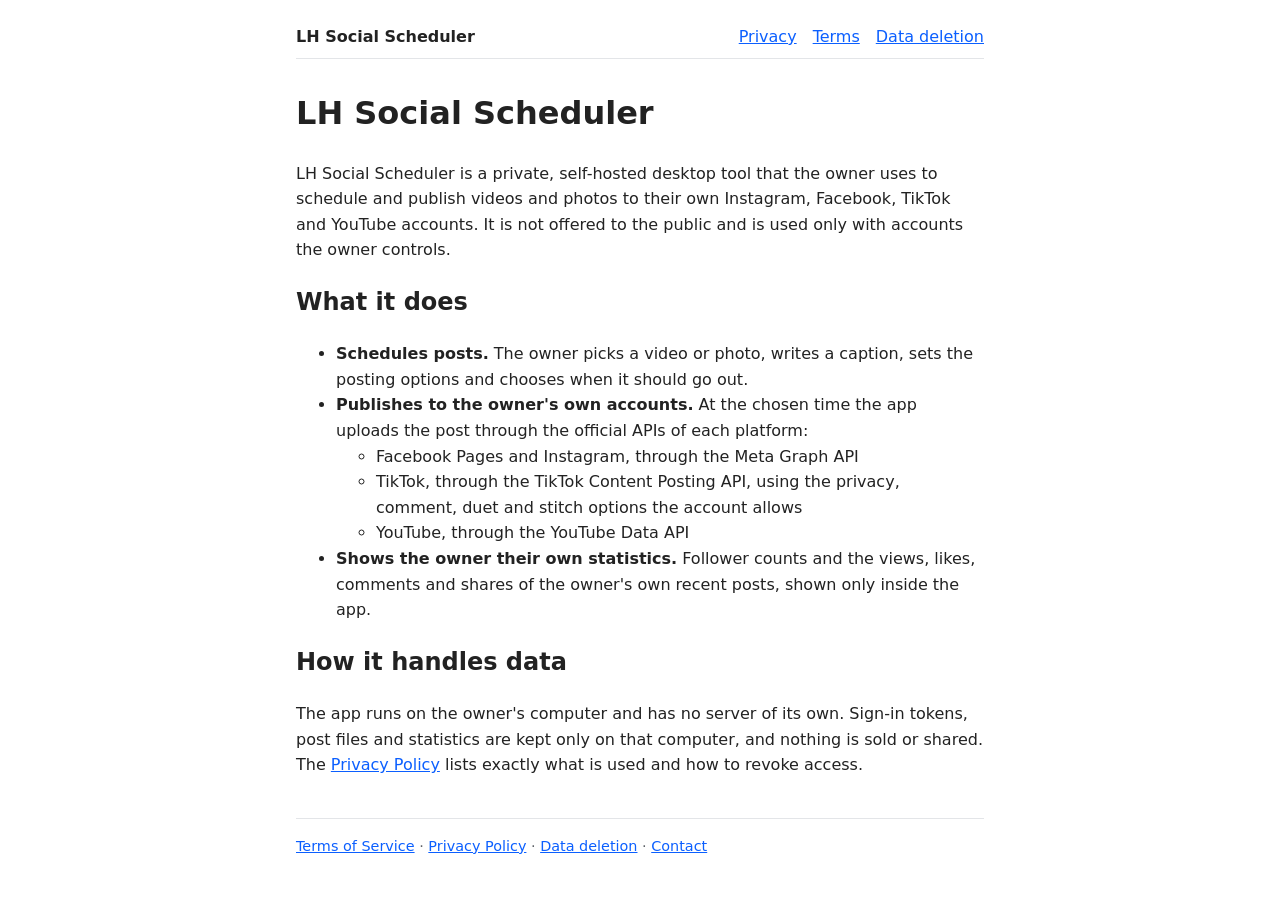
<file: index.html>
<!doctype html><html lang="en"><head><meta charset="utf-8"><meta name="viewport" content="width=device-width,initial-scale=1"><title>LH Social Scheduler</title><meta name="description" content="LH Social Scheduler is a private desktop tool its owner uses to schedule and publish their own videos and photos to Instagram, Facebook, TikTok and YouTube."><link rel="stylesheet" href="style.css"></head><body>
<header><a class="brand" href="index.html">LH Social Scheduler</a><nav><a href="privacy.html">Privacy</a><a href="terms.html">Terms</a><a href="data-deletion.html">Data deletion</a></nav></header>
<main>
<h1>LH Social Scheduler</h1>
<p>LH Social Scheduler is a private, self-hosted desktop tool that the owner uses to schedule and publish videos and photos to their own Instagram, Facebook, TikTok and YouTube accounts. It is not offered to the public and is used only with accounts the owner controls.</p>

<h2>What it does</h2>
<ul>
<li><strong>Schedules posts.</strong> The owner picks a video or photo, writes a caption, sets the posting options and chooses when it should go out.</li>
<li><strong>Publishes to the owner's own accounts.</strong> At the chosen time the app uploads the post through the official APIs of each platform:
  <ul>
  <li>Facebook Pages and Instagram, through the Meta Graph API</li>
  <li>TikTok, through the TikTok Content Posting API, using the privacy, comment, duet and stitch options the account allows</li>
  <li>YouTube, through the YouTube Data API</li>
  </ul>
</li>
<li><strong>Shows the owner their own statistics.</strong> Follower counts and the views, likes, comments and shares of the owner's own recent posts, shown only inside the app.</li>
</ul>

<h2>How it handles data</h2>
<p>The app runs on the owner's computer and has no server of its own. Sign-in tokens, post files and statistics are kept only on that computer, and nothing is sold or shared. The <a href="privacy.html">Privacy Policy</a> lists exactly what is used and how to revoke access.</p>
</main>
<footer><a href="terms.html">Terms of Service</a> · <a href="privacy.html">Privacy Policy</a> · <a href="data-deletion.html">Data deletion</a> · <a href="https://github.com/Lxkey1/lh-social-scheduler/issues">Contact</a></footer>
</body></html>
</file>
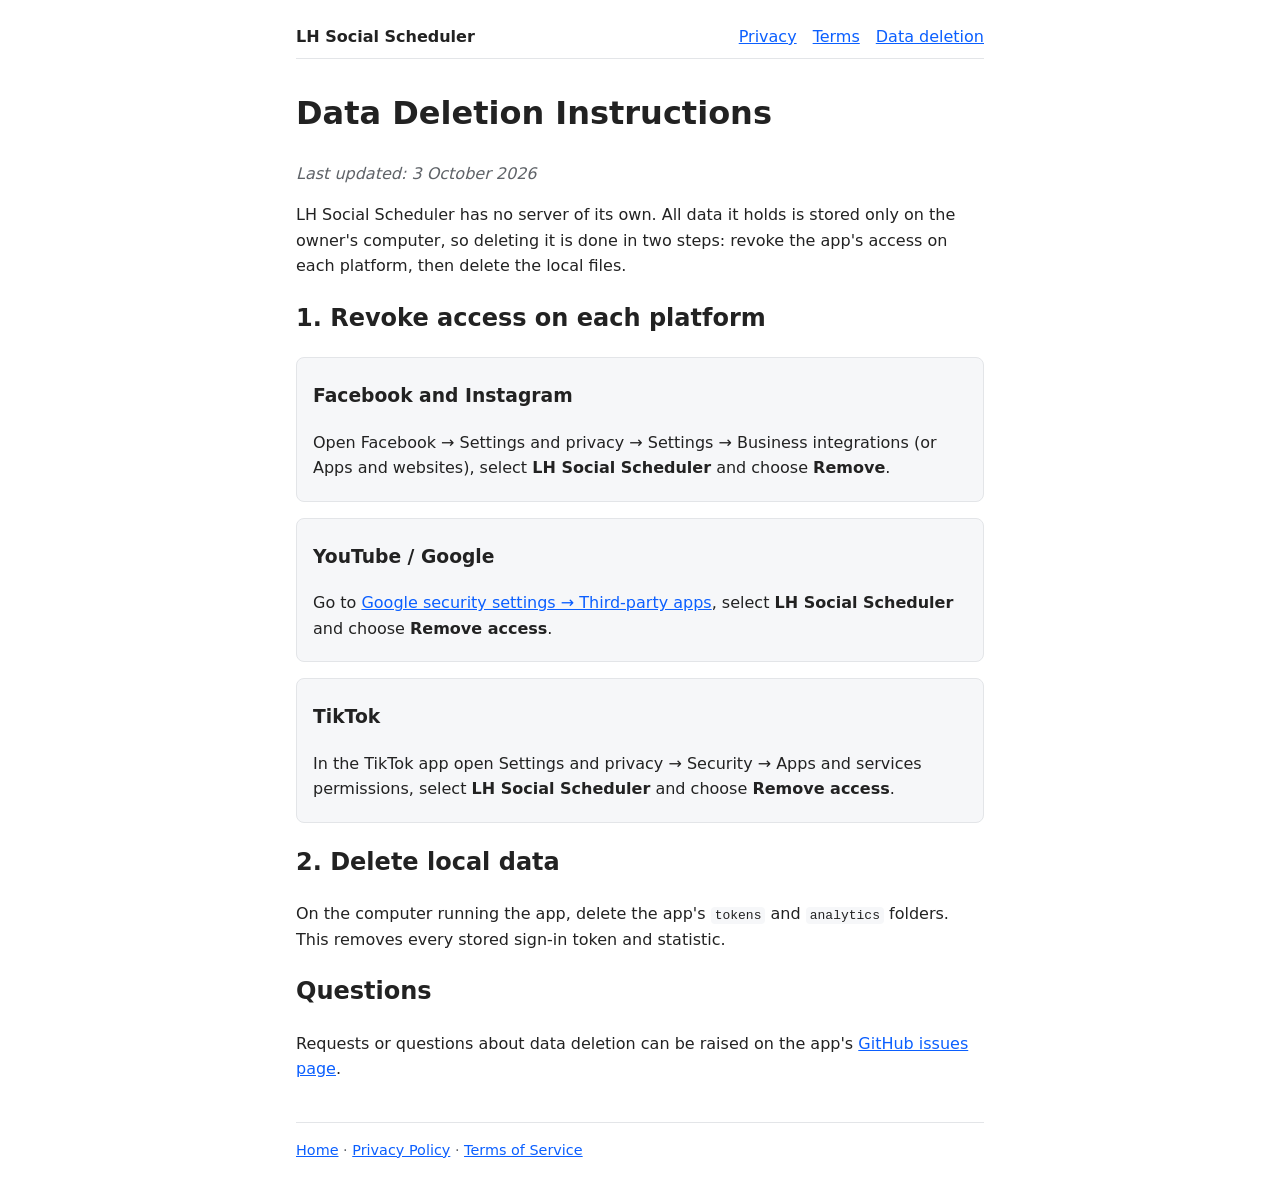
<file: data-deletion.html>
<!doctype html><html lang="en"><head><meta charset="utf-8"><meta name="viewport" content="width=device-width,initial-scale=1"><title>Data Deletion</title><link rel="stylesheet" href="style.css"></head><body>
<header><a class="brand" href="index.html">LH Social Scheduler</a><nav><a href="privacy.html">Privacy</a><a href="terms.html">Terms</a><a href="data-deletion.html">Data deletion</a></nav></header>
<main>
<h1>Data Deletion Instructions</h1><p class="updated"><em>Last updated: 3 October 2026</em></p>
<p>LH Social Scheduler has no server of its own. All data it holds is stored only on the owner's computer, so deleting it is done in two steps: revoke the app's access on each platform, then delete the local files.</p>

<h2>1. Revoke access on each platform</h2>
<div class="card">
<h3>Facebook and Instagram</h3>
<p>Open Facebook &rarr; Settings and privacy &rarr; Settings &rarr; Business integrations (or Apps and websites), select <strong>LH Social Scheduler</strong> and choose <strong>Remove</strong>.</p>
</div>
<div class="card">
<h3>YouTube / Google</h3>
<p>Go to <a href="https://security.google.com/settings/security/permissions">Google security settings &rarr; Third-party apps</a>, select <strong>LH Social Scheduler</strong> and choose <strong>Remove access</strong>.</p>
</div>
<div class="card">
<h3>TikTok</h3>
<p>In the TikTok app open Settings and privacy &rarr; Security &rarr; Apps and services permissions, select <strong>LH Social Scheduler</strong> and choose <strong>Remove access</strong>.</p>
</div>

<h2>2. Delete local data</h2>
<p>On the computer running the app, delete the app's <code>tokens</code> and <code>analytics</code> folders. This removes every stored sign-in token and statistic.</p>

<h2>Questions</h2>
<p>Requests or questions about data deletion can be raised on the app's <a href="https://github.com/Lxkey1/lh-social-scheduler/issues">GitHub issues page</a>.</p>
</main>
<footer><a href="index.html">Home</a> · <a href="privacy.html">Privacy Policy</a> · <a href="terms.html">Terms of Service</a></footer>
</body></html>
</file>
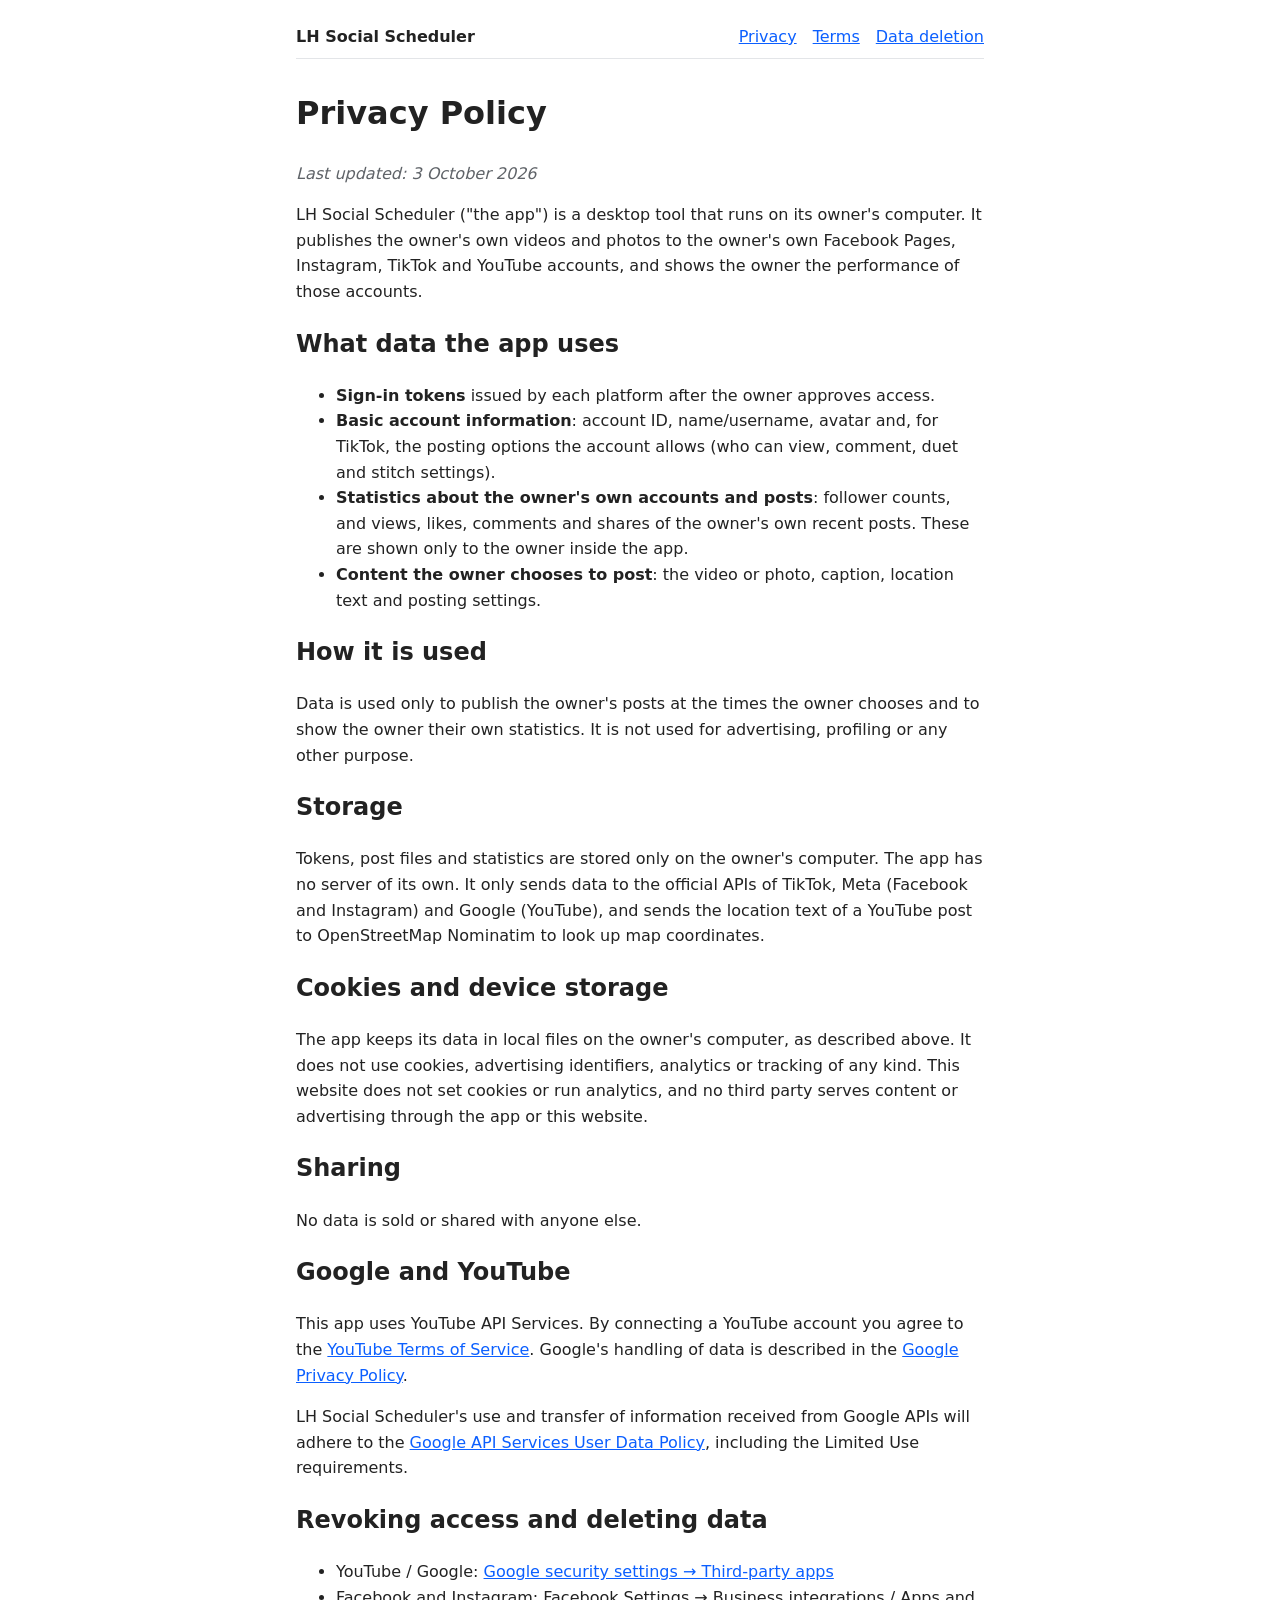
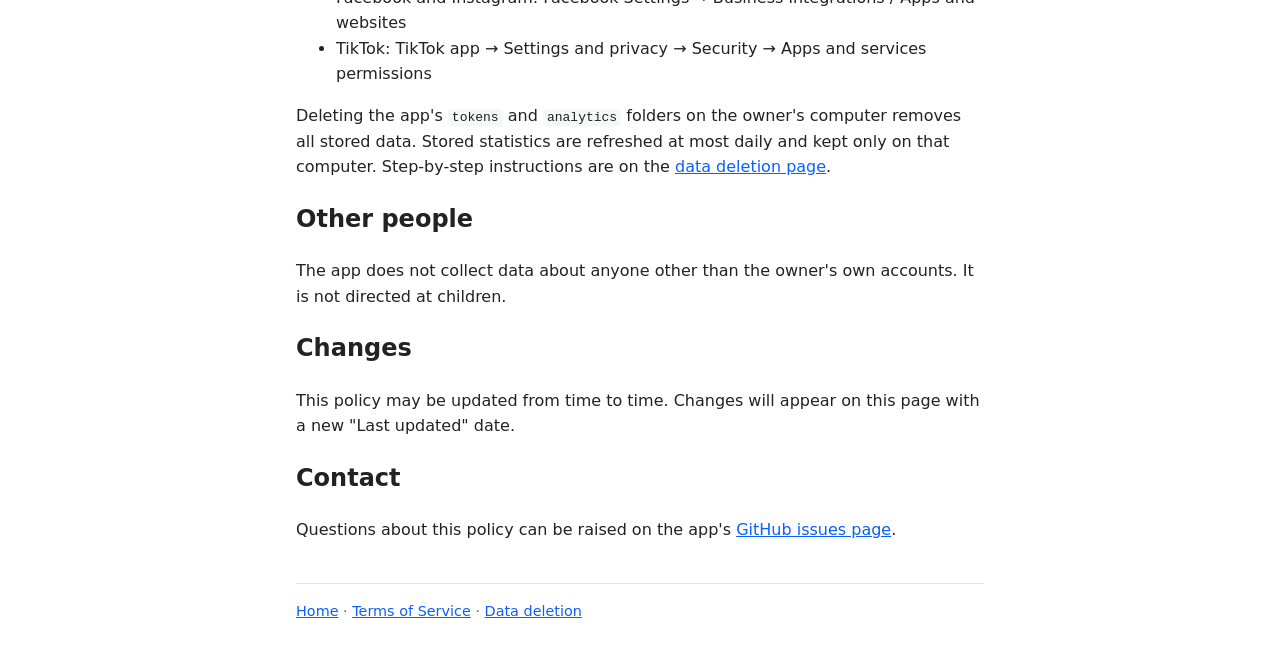
<file: privacy.html>
<!doctype html><html lang="en"><head><meta charset="utf-8"><meta name="viewport" content="width=device-width,initial-scale=1"><title>Privacy Policy</title><link rel="stylesheet" href="style.css"></head><body>
<header><a class="brand" href="index.html">LH Social Scheduler</a><nav><a href="privacy.html">Privacy</a><a href="terms.html">Terms</a><a href="data-deletion.html">Data deletion</a></nav></header>
<main>
<h1>Privacy Policy</h1><p class="updated"><em>Last updated: 3 October 2026</em></p>
<p>LH Social Scheduler ("the app") is a desktop tool that runs on its owner's computer. It publishes the owner's own videos and photos to the owner's own Facebook Pages, Instagram, TikTok and YouTube accounts, and shows the owner the performance of those accounts.</p>

<h2>What data the app uses</h2>
<ul>
<li><strong>Sign-in tokens</strong> issued by each platform after the owner approves access.</li>
<li><strong>Basic account information</strong>: account ID, name/username, avatar and, for TikTok, the posting options the account allows (who can view, comment, duet and stitch settings).</li>
<li><strong>Statistics about the owner's own accounts and posts</strong>: follower counts, and views, likes, comments and shares of the owner's own recent posts. These are shown only to the owner inside the app.</li>
<li><strong>Content the owner chooses to post</strong>: the video or photo, caption, location text and posting settings.</li>
</ul>

<h2>How it is used</h2>
<p>Data is used only to publish the owner's posts at the times the owner chooses and to show the owner their own statistics. It is not used for advertising, profiling or any other purpose.</p>

<h2>Storage</h2>
<p>Tokens, post files and statistics are stored only on the owner's computer. The app has no server of its own. It only sends data to the official APIs of TikTok, Meta (Facebook and Instagram) and Google (YouTube), and sends the location text of a YouTube post to OpenStreetMap Nominatim to look up map coordinates.</p>

<h2>Cookies and device storage</h2>
<p>The app keeps its data in local files on the owner's computer, as described above. It does not use cookies, advertising identifiers, analytics or tracking of any kind. This website does not set cookies or run analytics, and no third party serves content or advertising through the app or this website.</p>

<h2>Sharing</h2>
<p>No data is sold or shared with anyone else.</p>

<h2>Google and YouTube</h2>
<p>This app uses YouTube API Services. By connecting a YouTube account you agree to the <a href="https://www.youtube.com/t/terms">YouTube Terms of Service</a>. Google's handling of data is described in the <a href="https://policies.google.com/privacy">Google Privacy Policy</a>.</p>
<p>LH Social Scheduler's use and transfer of information received from Google APIs will adhere to the <a href="https://developers.google.com/terms/api-services-user-data-policy">Google API Services User Data Policy</a>, including the Limited Use requirements.</p>

<h2>Revoking access and deleting data</h2>
<ul>
<li>YouTube / Google: <a href="https://security.google.com/settings/security/permissions">Google security settings &rarr; Third-party apps</a></li>
<li>Facebook and Instagram: Facebook Settings &rarr; Business integrations / Apps and websites</li>
<li>TikTok: TikTok app &rarr; Settings and privacy &rarr; Security &rarr; Apps and services permissions</li>
</ul>
<p>Deleting the app's <code>tokens</code> and <code>analytics</code> folders on the owner's computer removes all stored data. Stored statistics are refreshed at most daily and kept only on that computer. Step-by-step instructions are on the <a href="data-deletion.html">data deletion page</a>.</p>

<h2>Other people</h2>
<p>The app does not collect data about anyone other than the owner's own accounts. It is not directed at children.</p>

<h2>Changes</h2>
<p>This policy may be updated from time to time. Changes will appear on this page with a new "Last updated" date.</p>

<h2>Contact</h2>
<p>Questions about this policy can be raised on the app's <a href="https://github.com/Lxkey1/lh-social-scheduler/issues">GitHub issues page</a>.</p>
</main>
<footer><a href="index.html">Home</a> · <a href="terms.html">Terms of Service</a> · <a href="data-deletion.html">Data deletion</a></footer>
</body></html>
</file>
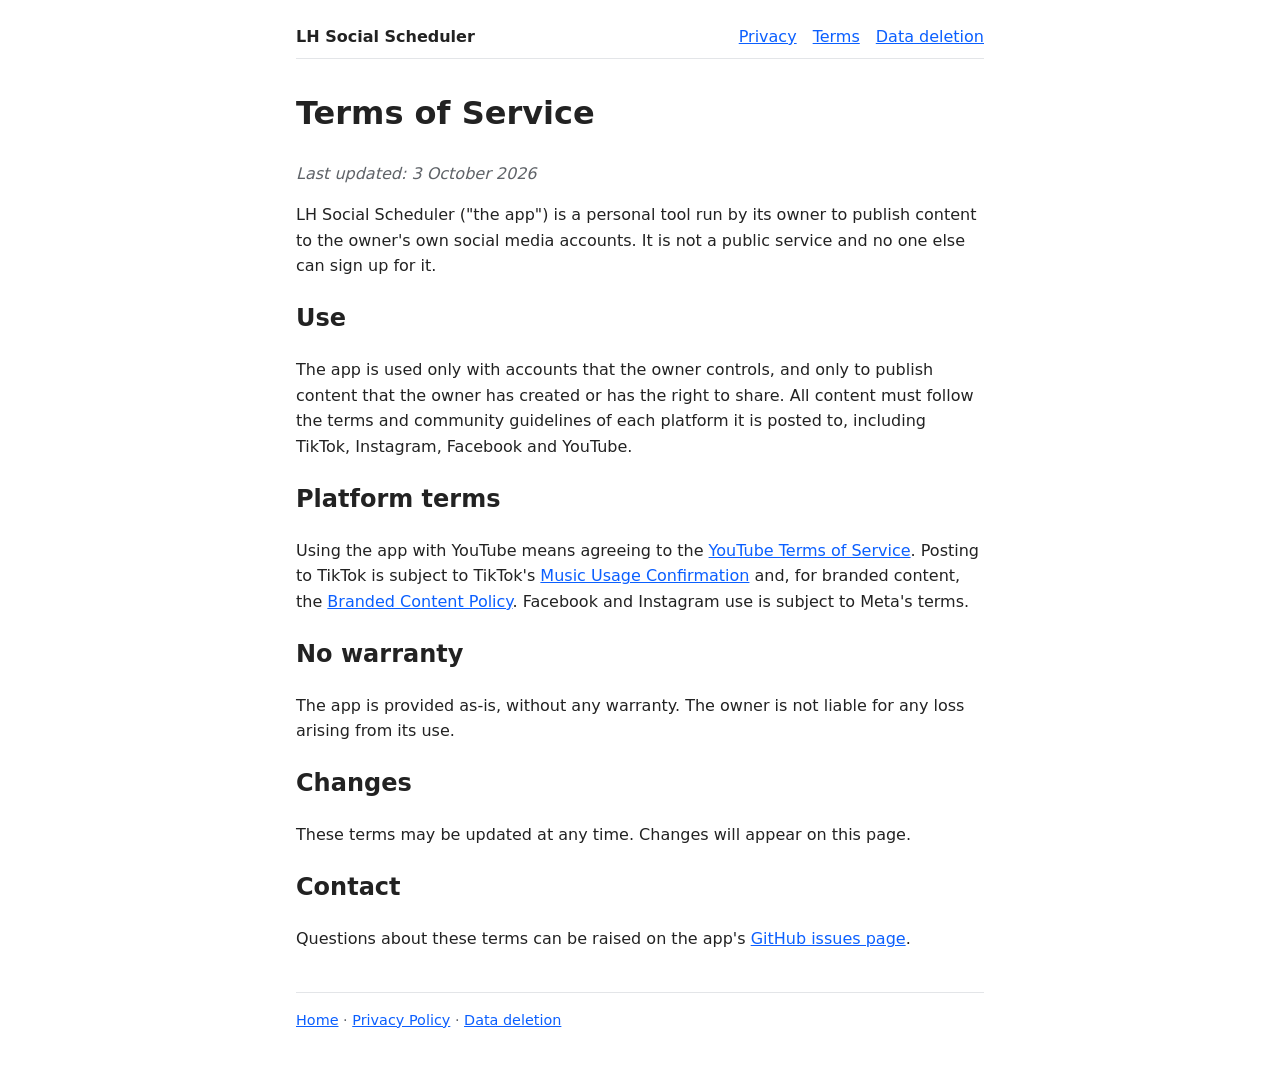
<file: terms.html>
<!doctype html><html lang="en"><head><meta charset="utf-8"><meta name="viewport" content="width=device-width,initial-scale=1"><title>Terms of Service</title><link rel="stylesheet" href="style.css"></head><body>
<header><a class="brand" href="index.html">LH Social Scheduler</a><nav><a href="privacy.html">Privacy</a><a href="terms.html">Terms</a><a href="data-deletion.html">Data deletion</a></nav></header>
<main>
<h1>Terms of Service</h1><p class="updated"><em>Last updated: 3 October 2026</em></p>
<p>LH Social Scheduler ("the app") is a personal tool run by its owner to publish content to the owner's own social media accounts. It is not a public service and no one else can sign up for it.</p>
<h2>Use</h2><p>The app is used only with accounts that the owner controls, and only to publish content that the owner has created or has the right to share. All content must follow the terms and community guidelines of each platform it is posted to, including TikTok, Instagram, Facebook and YouTube.</p>
<h2>Platform terms</h2><p>Using the app with YouTube means agreeing to the <a href="https://www.youtube.com/t/terms">YouTube Terms of Service</a>. Posting to TikTok is subject to TikTok's <a href="https://www.tiktok.com/legal/page/global/music-usage-confirmation/en">Music Usage Confirmation</a> and, for branded content, the <a href="https://www.tiktok.com/legal/page/global/bc-policy/en">Branded Content Policy</a>. Facebook and Instagram use is subject to Meta's terms.</p>
<h2>No warranty</h2><p>The app is provided as-is, without any warranty. The owner is not liable for any loss arising from its use.</p>
<h2>Changes</h2><p>These terms may be updated at any time. Changes will appear on this page.</p>
<h2>Contact</h2><p>Questions about these terms can be raised on the app's <a href="https://github.com/Lxkey1/lh-social-scheduler/issues">GitHub issues page</a>.</p>
</main>
<footer><a href="index.html">Home</a> · <a href="privacy.html">Privacy Policy</a> · <a href="data-deletion.html">Data deletion</a></footer>
</body></html>
</file>
<file: style.css>
:root {
  --bg: #ffffff;
  --text: #222222;
  --muted: #5f6368;
  --link: #0b5fff;
  --border: #e3e5e8;
  --card: #f6f7f9;
}
@media (prefers-color-scheme: dark) {
  :root {
    --bg: #15171a;
    --text: #e6e7e9;
    --muted: #a0a4aa;
    --link: #7aa7ff;
    --border: #2c2f34;
    --card: #1e2125;
  }
}
* { box-sizing: border-box; }
body {
  font-family: system-ui, -apple-system, "Segoe UI", Roboto, sans-serif;
  max-width: 720px;
  margin: 0 auto;
  padding: 0 16px;
  line-height: 1.6;
  color: var(--text);
  background: var(--bg);
}
a { color: var(--link); }
header { display: flex; flex-wrap: wrap; align-items: baseline; justify-content: space-between; gap: 8px 16px; padding: 24px 0 8px; border-bottom: 1px solid var(--border); }
header .brand { font-weight: 700; color: var(--text); text-decoration: none; }
nav a { margin-left: 16px; }
nav a:first-child { margin-left: 0; }
main { padding: 8px 0 24px; }
footer { padding: 16px 0 40px; border-top: 1px solid var(--border); color: var(--muted); font-size: 0.9em; }
.updated { color: var(--muted); }
.card { background: var(--card); border: 1px solid var(--border); border-radius: 8px; padding: 4px 16px; margin: 16px 0; }
code { background: var(--card); padding: 1px 4px; border-radius: 4px; }
</file>
